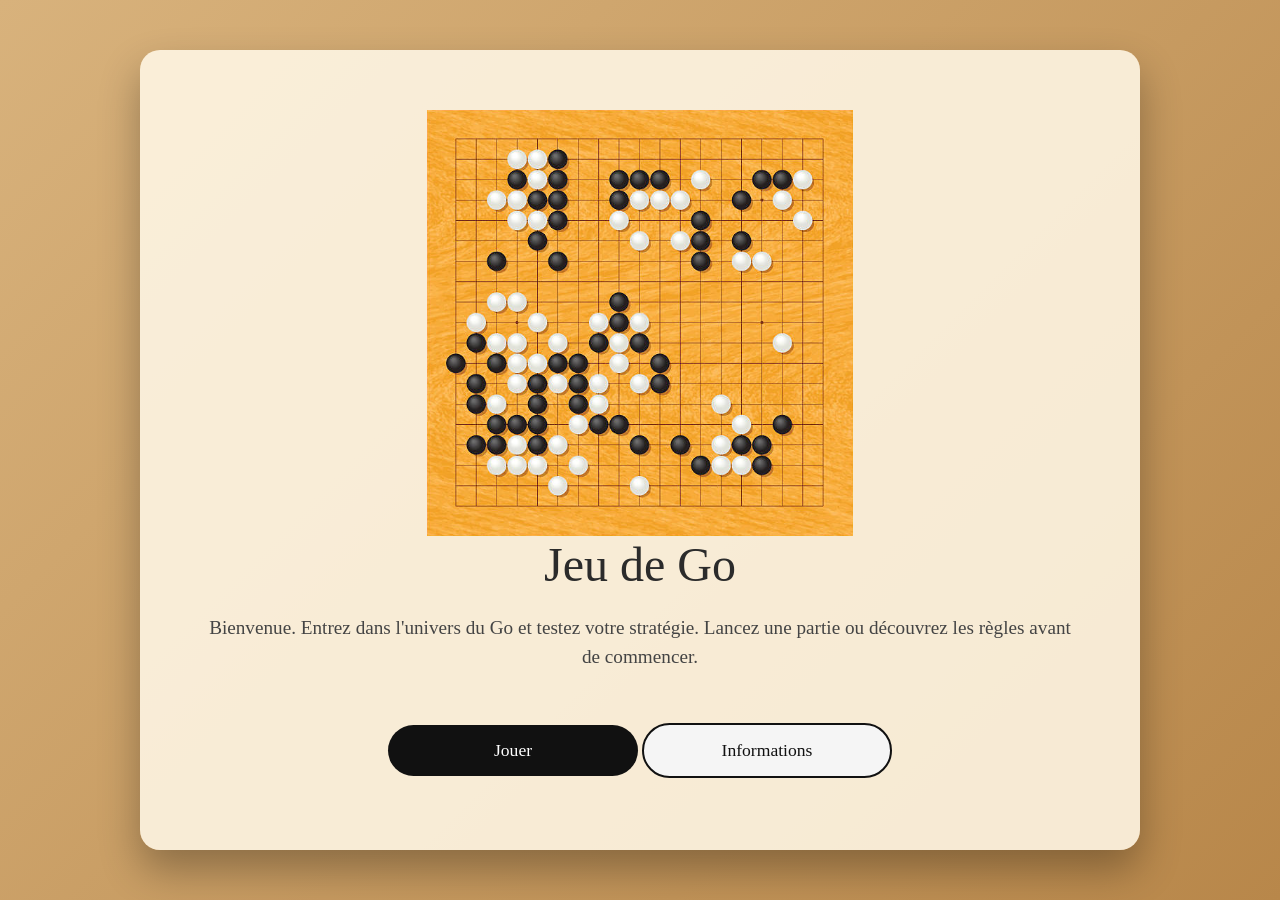
<file: index.html>
<!DOCTYPE html>
<html lang="fr">
<head>
    <meta charset="UTF-8">
    <meta name="viewport" content="width=device-width, initial-scale=1.0">
    <title>Projet Jeu de Go</title>
    <!-- Bootstrap -->
    <link href="https://cdn.jsdelivr.net/npm/bootstrap@5.3.8/dist/css/bootstrap.min.css" rel="stylesheet">
    <link rel="stylesheet" href="style.css">
</head>
<body>
    <div class="home-container">
        <img src="images/table go .png" alt="go board">
        
        <h1 class="home-title">Jeu de Go</h1>

        <p class="home-text">
            Bienvenue. Entrez dans l'univers du Go et testez votre stratégie.
            Lancez une partie ou découvrez les règles avant de commencer.
        </p>

        <a href="game.html" class="go-btn play-btn">Jouer</a>

        <a href="Informations.html" class="go-btn informations-btn">Informations</a>

    </div>
</body>
</html>
</file>
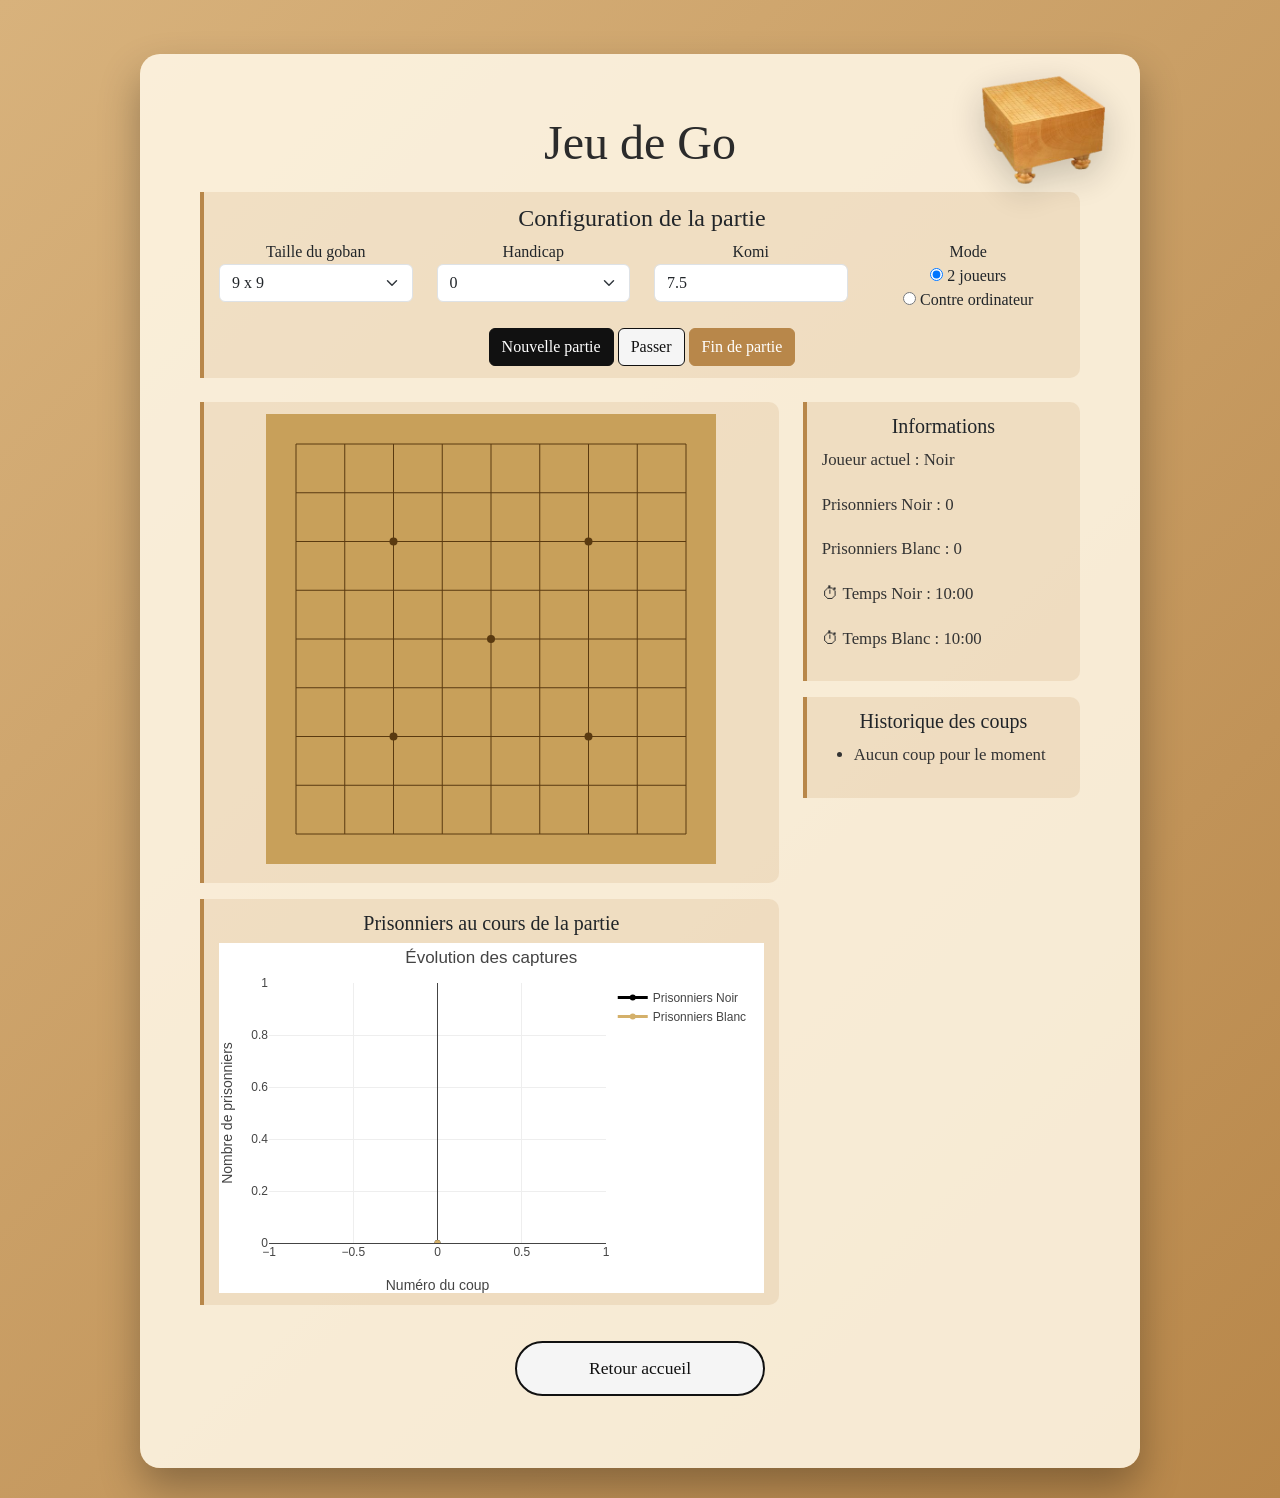
<file: game.html>
<!DOCTYPE html>
<html lang="fr">
<head>
    <meta charset="UTF-8">
    <meta name="viewport" content="width=device-width, initial-scale=1.0">
    <title>Jeu - Go</title>
    <link href="https://cdn.jsdelivr.net/npm/bootstrap@5.3.8/dist/css/bootstrap.min.css" rel="stylesheet">
    <link rel="stylesheet" href="style.css">
    <!-- Plotly pour le graphique des prisonniers -->
    <script src="https://cdn.plot.ly/plotly-latest.min.js"></script>
</head>
<body>
    <div class="page-container mt-4">
        <img src="images/goban.png" alt="Goban" class="corner-goban">
        <h1 class="page-title">Jeu de Go</h1>

        <!-- Configuration -->
        <div class="info-box mb-4">
            <h4>Configuration de la partie</h4>

            <div class="row">

                <div class="col-md-3">
                    <label>Taille du goban</label>
                    <select class="form-select" id="tailleGoban">
                        <option value="9">9 x 9</option>
                        <option value="13">13 x 13</option>
                        <option value="19">19 x 19</option>
                    </select>
                </div>

                <div class="col-md-3">
                    <label>Handicap</label>
                    <select class="form-select" id="handicap">
                        <option>0</option>
                        <option>2</option>
                        <option>3</option>
                        <option>4</option>
                    </select>
                </div>

                <div class="col-md-3">
                    <label>Komi</label>
                    <input type="number" class="form-control" id="komi" value="7.5" step="0.5">
                </div>

                <div class="col-md-3">
                    <label>Mode</label>
                    <div>
                        <input type="radio" name="mode" value="2joueurs" checked> 2 joueurs
                    </div>
                    <div>
                        <input type="radio" name="mode" value="ordinateur"> Contre ordinateur
                    </div>
                    <div id="choixIA" class="choix-ia">
                        <select class="form-select" id="niveauIA">
                            <option value="aleatoire">IA aléatoire</option>
                            <option value="intelligent">IA intelligente</option>
                        </select>
                    </div>
                </div>

            </div>

            <div class="mt-3">
                <button class="btn btn-success" id="btnNouvelle">Nouvelle partie</button>
                <button class="btn btn-secondary" id="btnPasser">Passer</button>
                <button class="btn btn-danger" id="btnFin">Fin de partie</button>
            </div>

        </div>

        <!-- Zone plateau -->
        <div class="row">

            <div class="col-md-8">
                <div class="info-box text-center">
                    <canvas id="goban"></canvas>
                </div>
                <!-- Graphique des prisonniers -->
                <div class="info-box mt-3">
                    <h5>Prisonniers au cours de la partie</h5>
                    <div id="graphique"></div>
                </div>
            </div>

            <div class="col-md-4">
                <div class="info-box mb-3">
                    <h5>Informations</h5>
                    <p>Joueur actuel : <span id="joueurActuel">Noir</span></p>
                    <p>Prisonniers Noir : <span id="prisonniersNoir">0</span></p>
                    <p>Prisonniers Blanc : <span id="prisonniersBlanc">0</span></p>
                    <p>⏱ Temps Noir : <span id="tempsNoir">10:00</span></p>
                    <p>⏱ Temps Blanc : <span id="tempsBlanc">10:00</span></p>
                </div>

                <div class="info-box">
                    <h5>Historique des coups</h5>
                    <ul id="historique">
                        <li>Aucun coup pour le moment</li>
                    </ul>
                </div>
            </div>

        </div>

        <div class="btn-row mt-4">
            <a href="index.html" class="go-btn informations-btn">Retour accueil</a>
        </div>

    </div>
    <script src="game.js"></script>
</body>
</html>
</file>
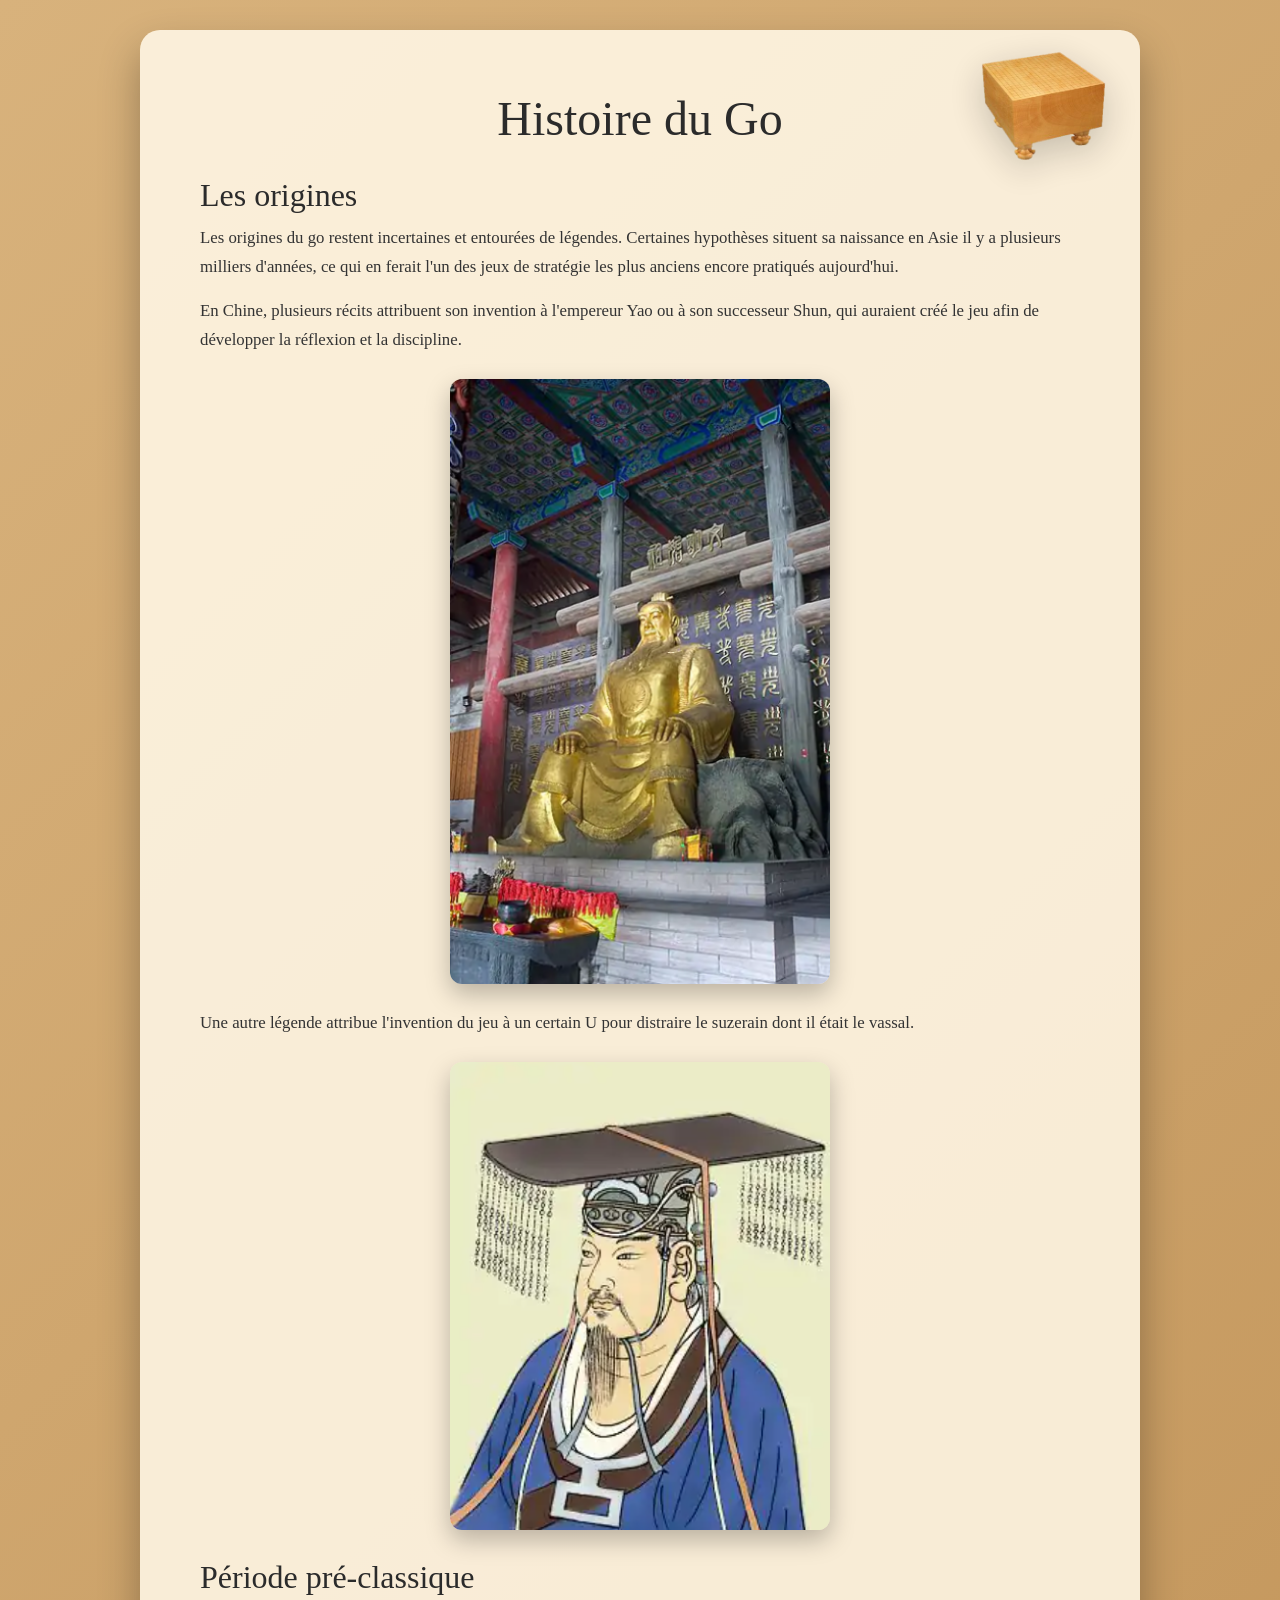
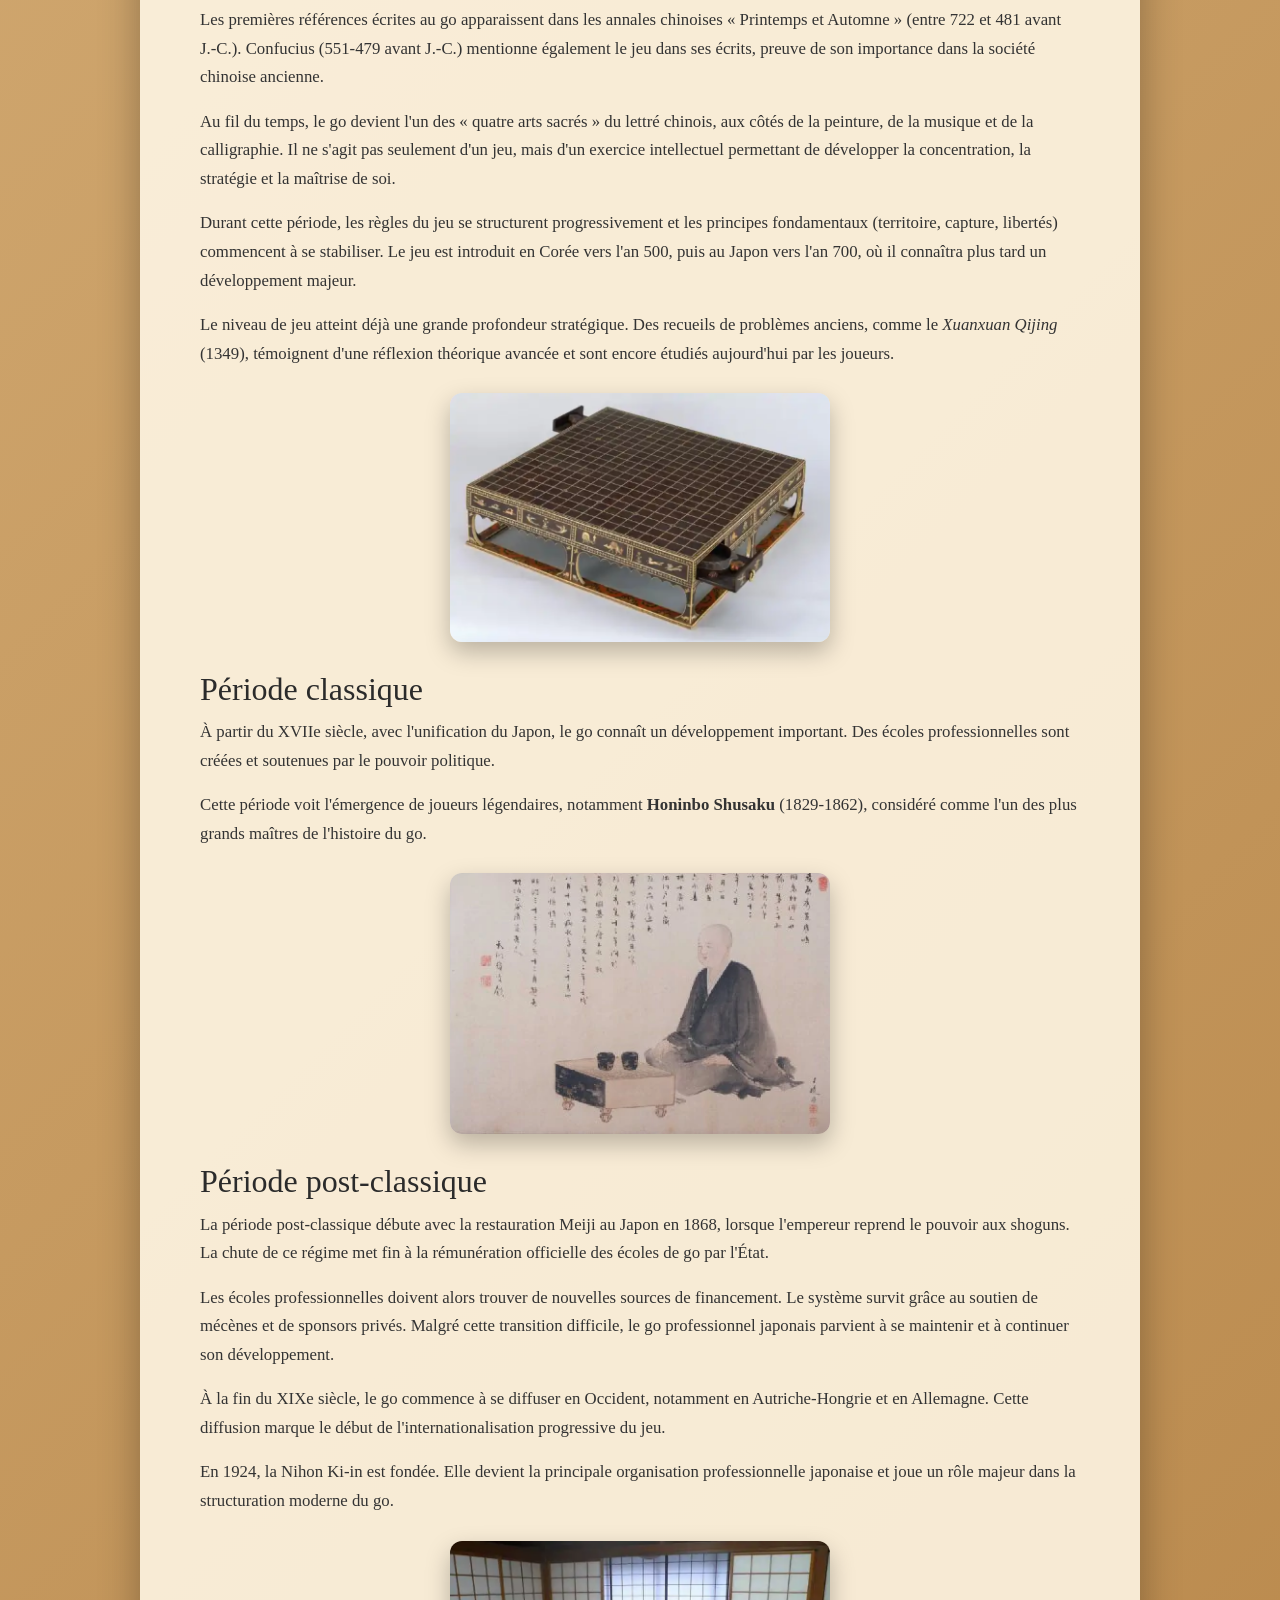
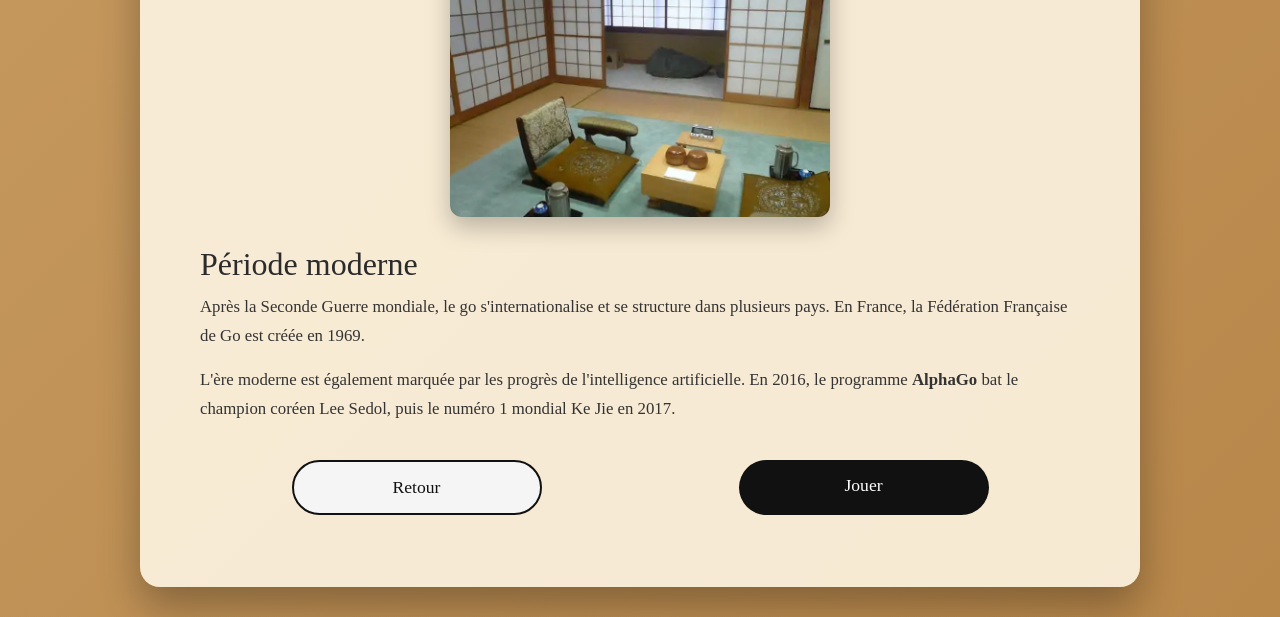
<file: histoire.html>
<!DOCTYPE html>
<html lang="fr">
<head>
    <meta charset="UTF-8">
    <meta name="viewport" content="width=device-width, initial-scale=1.0">
    <title>Histoire du Go</title>
    <link href="https://cdn.jsdelivr.net/npm/bootstrap@5.3.8/dist/css/bootstrap.min.css" rel="stylesheet">
    <link rel="stylesheet" href="style.css">
</head>

<body class="histoire-page">
    <div class="page-container">
        <img src="images/goban.png" alt="Goban" class="corner-goban">
        <h1 class="page-title">Histoire du Go</h1>

        <section>
            <h2>Les origines</h2>
            <p>
                Les origines du go restent incertaines et entourées de légendes. Certaines hypothèses situent sa naissance en Asie il y a plusieurs milliers d'années, ce qui en ferait l'un des jeux de stratégie les plus anciens encore pratiqués aujourd'hui.
            </p>
            <p>
                En Chine, plusieurs récits attribuent son invention à l'empereur Yao ou à son successeur Shun, qui auraient créé le jeu afin de développer la réflexion et la discipline.
            </p>
            <img src="images/empereur yao.png" alt="empereur Yao" class="histoire-img">
            <p>Une autre légende attribue l'invention du jeu à un certain U pour distraire le suzerain dont il était le vassal.</p>
            <img src="images/empereur Shun.png" alt="empereur Shun" class="histoire-img">
        </section>

        <section>
            <h2>Période pré-classique</h2>
            <p>
                Les premières références écrites au go apparaissent dans les annales chinoises « Printemps et Automne » (entre 722 et 481 avant J.-C.). Confucius (551-479 avant J.-C.) mentionne également le jeu dans ses écrits, preuve de son importance dans la société chinoise ancienne.
            </p>
            <p>
                Au fil du temps, le go devient l'un des « quatre arts sacrés » du lettré chinois, aux côtés de la peinture, de la musique et de la calligraphie. Il ne s'agit pas seulement d'un jeu, mais d'un exercice intellectuel permettant de développer la concentration, la stratégie et la maîtrise de soi.
            </p>
            <p>
                Durant cette période, les règles du jeu se structurent progressivement et les principes fondamentaux (territoire, capture, libertés) commencent à se stabiliser. Le jeu est introduit en Corée vers l'an 500, puis au Japon vers l'an 700, où il connaîtra plus tard un développement majeur.
            </p>
            <p>
                Le niveau de jeu atteint déjà une grande profondeur stratégique. Des recueils de problèmes anciens, comme le <em>Xuanxuan Qijing</em> (1349), témoignent d'une réflexion théorique avancée et sont encore étudiés aujourd'hui par les joueurs.
            </p>
            <img src="images/le plus vieux goban au Japon.png" alt="le plus vieux goban au Japon" class="histoire-img">
        </section>

        <section>
            <h2>Période classique</h2>
            <p>
                À partir du XVIIe siècle, avec l'unification du Japon, le go connaît un développement important. Des écoles professionnelles sont créées et soutenues par le pouvoir politique.
            </p>
            <p>
                Cette période voit l'émergence de joueurs légendaires, notamment <strong>Honinbo Shusaku</strong> (1829-1862), considéré comme l'un des plus grands maîtres de l'histoire du go.
            </p>
            <img src="images/Honinbo Shusaku.png" alt="Honinbo Shusaku" class="histoire-img">
        </section>

        <section>
            <h2>Période post-classique</h2>
            <p>
                La période post-classique débute avec la restauration Meiji au Japon en 1868, lorsque l'empereur reprend le pouvoir aux shoguns. La chute de ce régime met fin à la rémunération officielle des écoles de go par l'État.
            </p>
            <p>
                Les écoles professionnelles doivent alors trouver de nouvelles sources de financement. Le système survit grâce au soutien de mécènes et de sponsors privés. Malgré cette transition difficile, le go professionnel japonais parvient à se maintenir et à continuer son développement.
            </p>
            <p>
                À la fin du XIXe siècle, le go commence à se diffuser en Occident, notamment en Autriche-Hongrie et en Allemagne. Cette diffusion marque le début de l'internationalisation progressive du jeu.
            </p>
            <p>
                En 1924, la Nihon Ki-in est fondée. Elle devient la principale organisation professionnelle japonaise et joue un rôle majeur dans la structuration moderne du go.
            </p>
            <img src="images/Salle de jeu de haut niveau à la Nihon Ki-in.png" alt="Salle de jeu de haut niveau à la Nihon Ki-in" class="histoire-img">
        </section>

        <section>
            <h2>Période moderne</h2>
            <p>
                Après la Seconde Guerre mondiale, le go s'internationalise et se structure dans plusieurs pays. En France, la Fédération Française de Go est créée en 1969.
            </p>
            <p>
                L'ère moderne est également marquée par les progrès de l'intelligence artificielle. En 2016, le programme <strong>AlphaGo</strong> bat le champion coréen Lee Sedol, puis le numéro 1 mondial Ke Jie en 2017.
            </p>
        </section>

        <div class="btn-row">
            <a href="Informations.html" class="go-btn informations-btn">Retour</a>
            <a href="game.html" class="go-btn play-btn">Jouer</a>
        </div>

    </div>
</body>
</html>
</file>
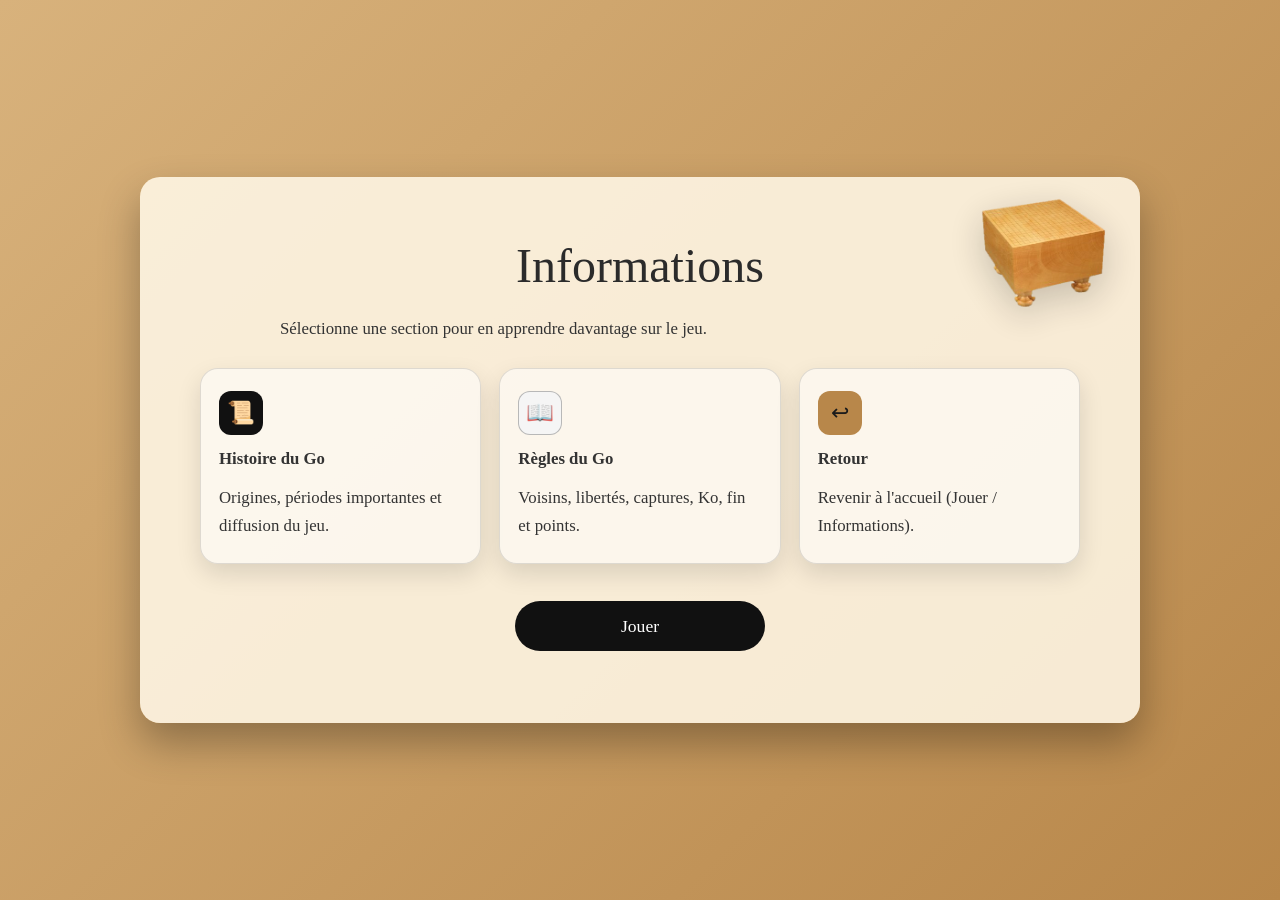
<file: Informations.html>
<!DOCTYPE html>
<html lang="fr">
<head>
    <meta charset="UTF-8">
    <meta name="viewport" content="width=device-width, initial-scale=1.0">
    <title>Informations - Jeu de Go</title>
    <link href="https://cdn.jsdelivr.net/npm/bootstrap@5.3.8/dist/css/bootstrap.min.css" rel="stylesheet">
    <link rel="stylesheet" href="style.css">
</head>

<body>
    <div class="page-container">
        <img src="images/goban.png" alt="Goban" class="corner-goban">
        <h1 class="page-title">Informations</h1>

        <p class="menu-subtitle">
            Sélectionne une section pour en apprendre davantage sur le jeu.
        </p>

        <div class="menu-grid">
            <a class="menu-card" href="histoire.html">
                <div class="menu-icon icon-black">📜</div>
                <p class="menu-title">Histoire du Go</p>
                <p class="menu-text">Origines, périodes importantes et diffusion du jeu.</p>
            </a>

            <a class="menu-card" href="regles.html">
                <div class="menu-icon icon-white">📖</div>
                <p class="menu-title">Règles du Go</p>
                <p class="menu-text">Voisins, libertés, captures, Ko, fin et points.</p>
            </a>

            <a class="menu-card" href="index.html">
                <div class="menu-icon icon-wood">↩</div>
                <p class="menu-title">Retour</p>
                <p class="menu-text">Revenir à l'accueil (Jouer / Informations).</p>
            </a>
        </div>

        <div class="btn-row">
            <a href="game.html" class="go-btn play-btn">Jouer</a>
        </div>
    </div>
</body>
</html>
</file>
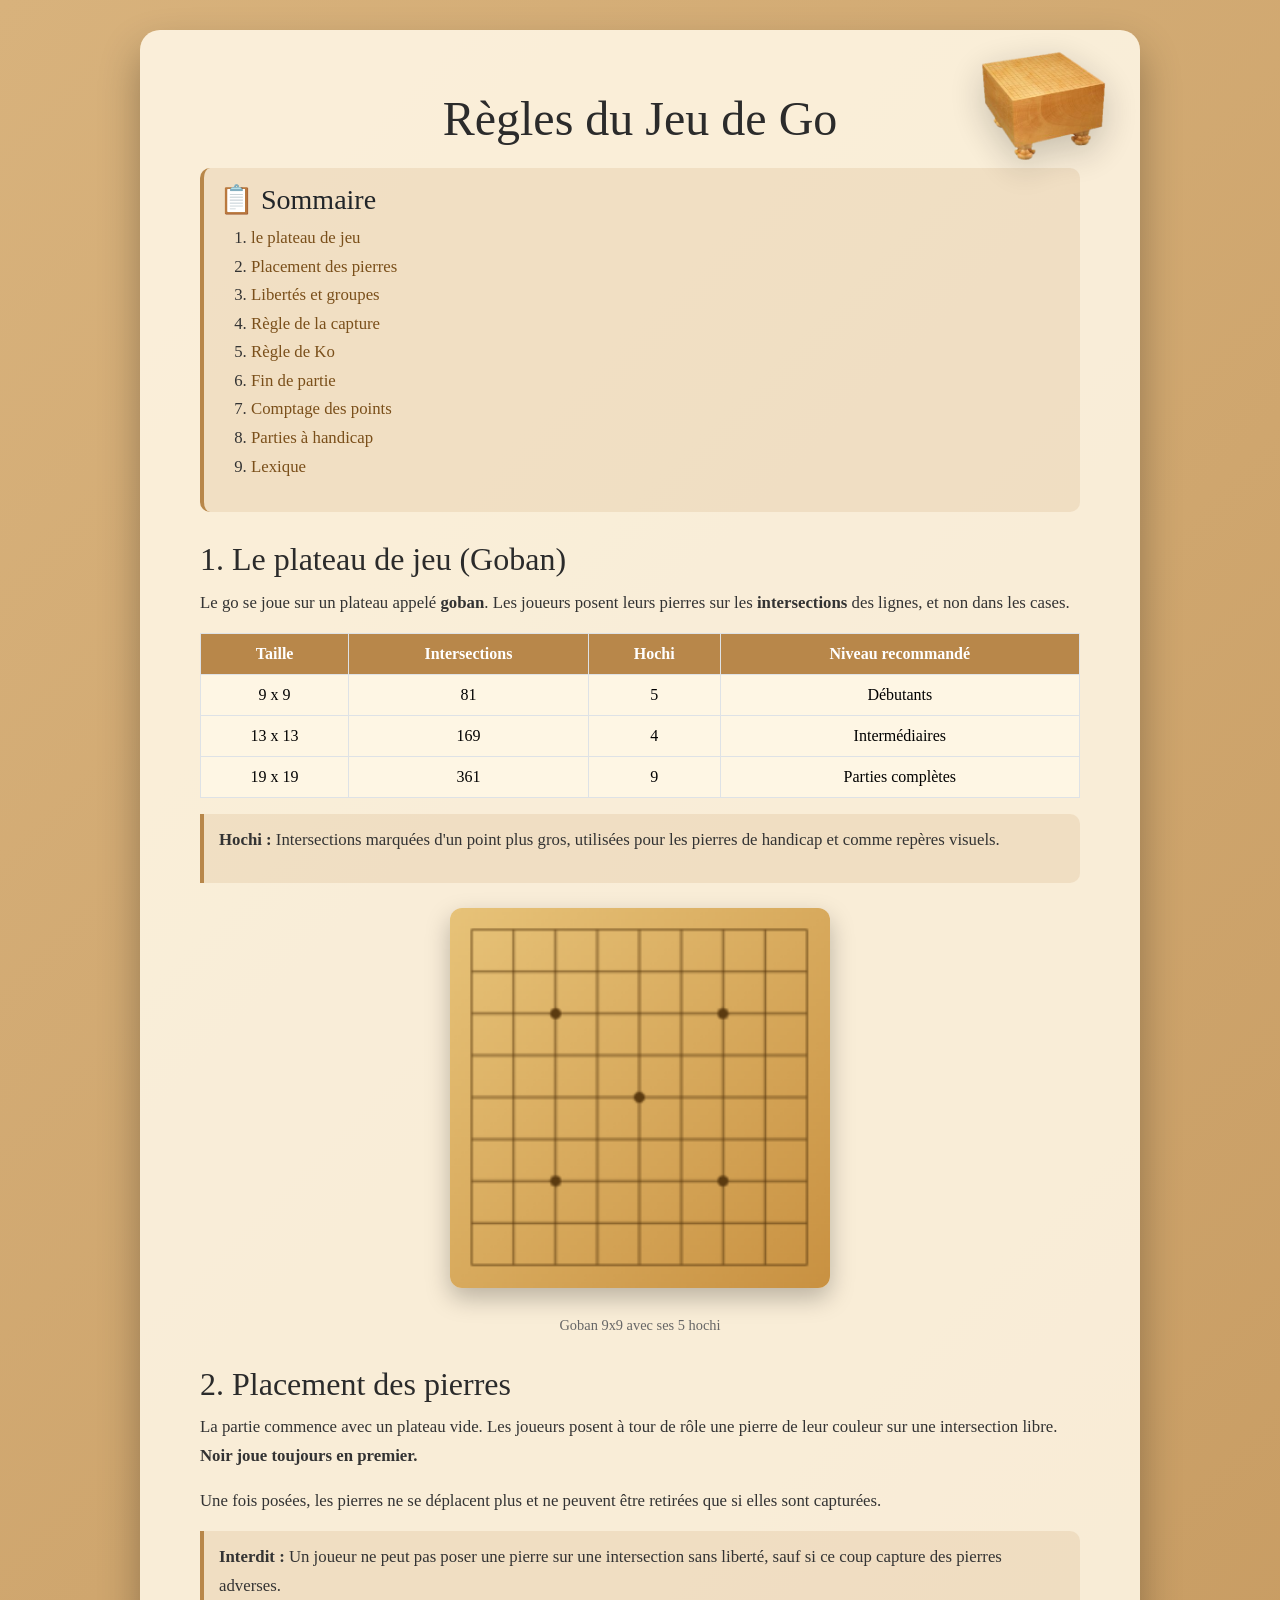
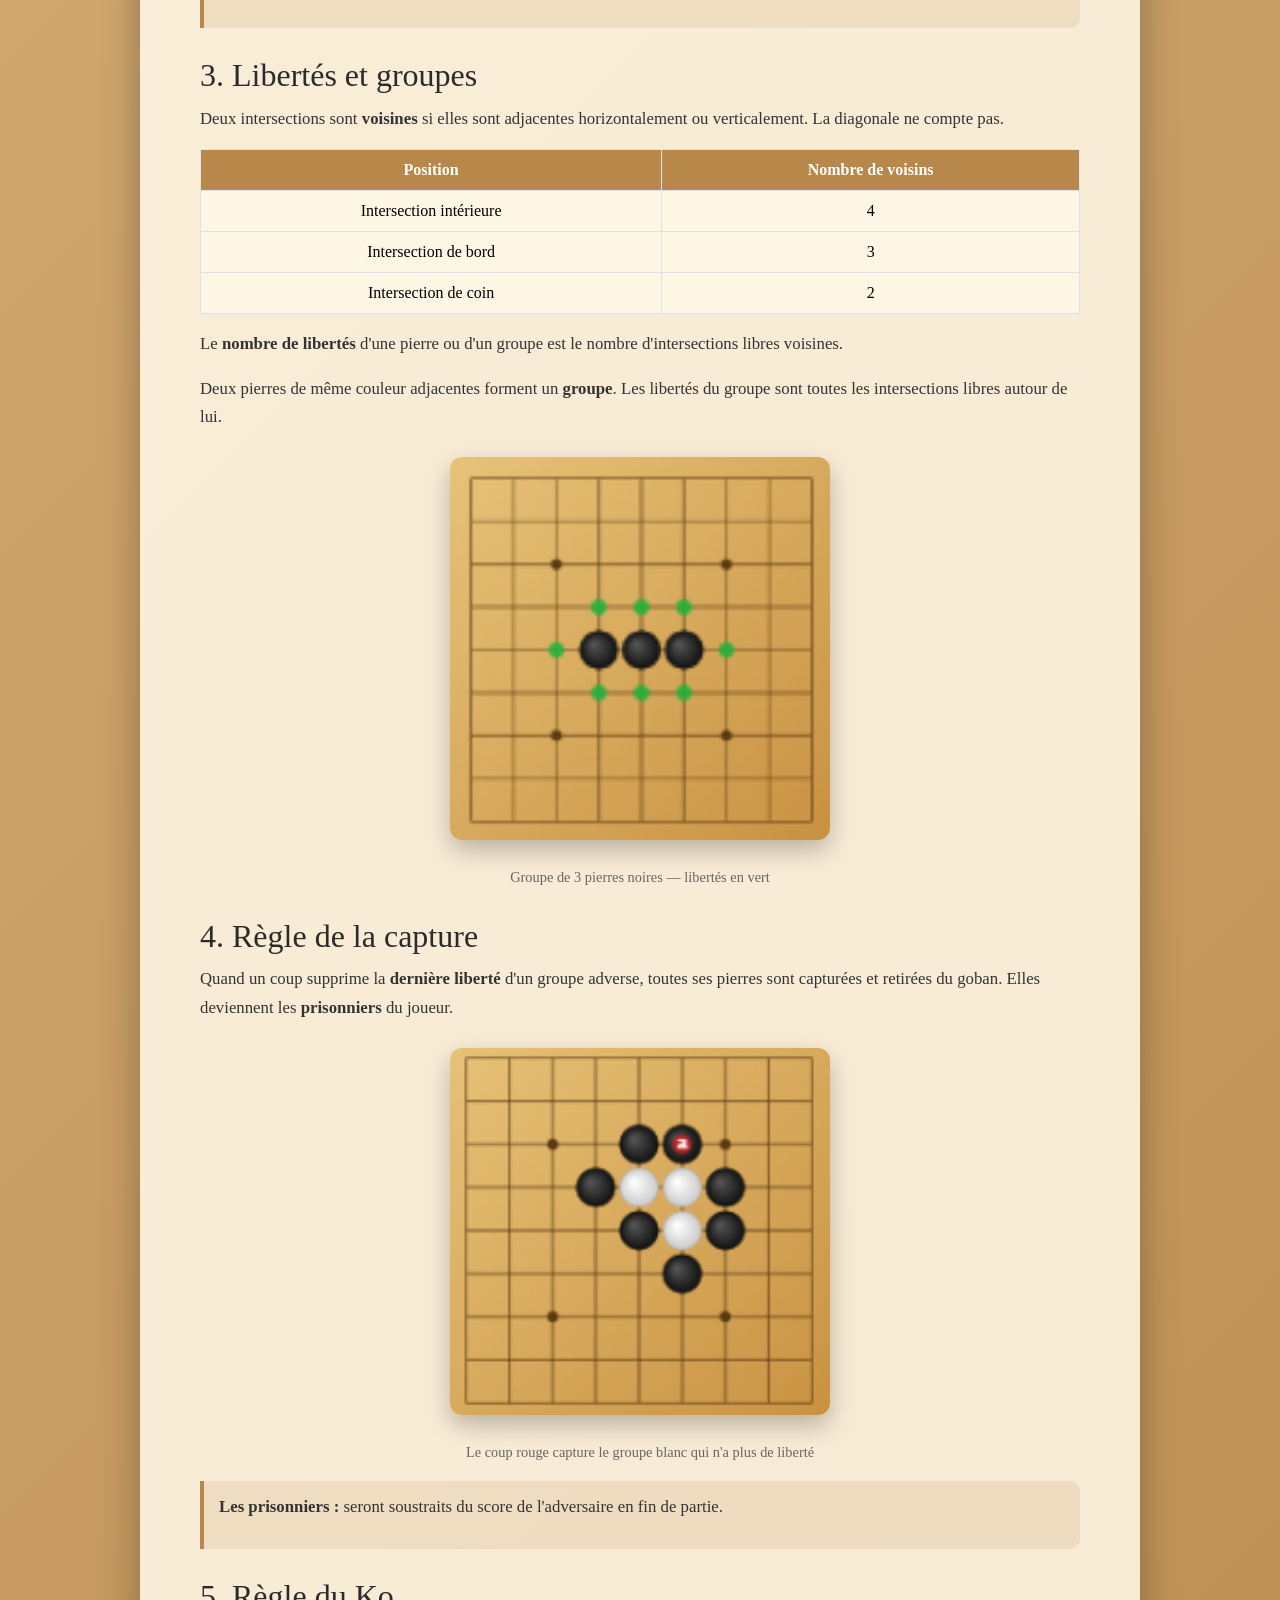
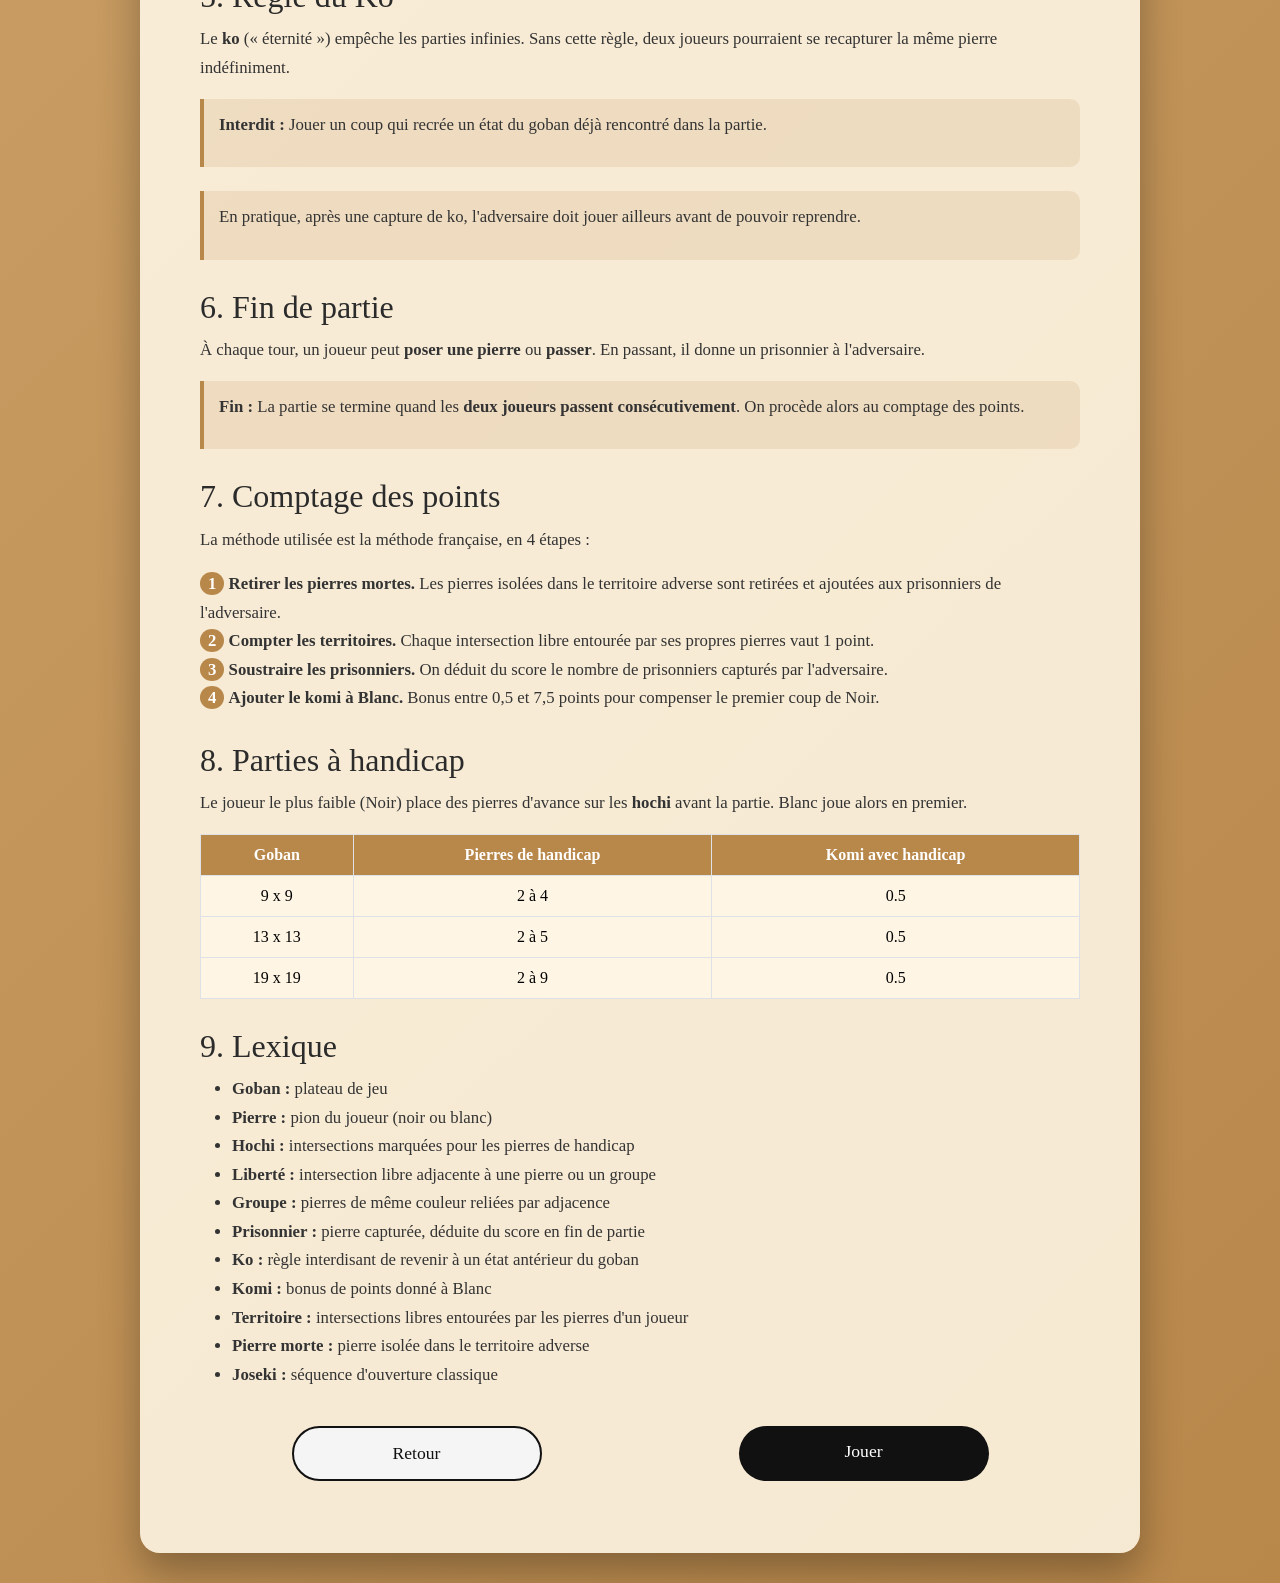
<file: regles.html>
<!DOCTYPE html>
<html lang="fr">
<head>
    <meta charset="UTF-8">
    <meta name="viewport" content="width=device-width, initial-scale=1.0">
    <title>Règles du Go</title>
    <link href="https://cdn.jsdelivr.net/npm/bootstrap@5.3.8/dist/css/bootstrap.min.css" rel="stylesheet">
    <link rel="stylesheet" href="style.css">
</head>
<body>
    <div class="page-container">
        <img src="images/goban.png" alt="Goban" class="corner-goban">
        <h1 class="page-title">Règles du Jeu de Go</h1>
        <div class="sommaire">
            <h3>📋 Sommaire</h3>
            <ol>
                <li><a href="#plateau">le plateau de jeu</a></li>
                <li><a href="#placement">Placement des pierres</a></li>
                <li><a href="#libertes">Libertés et groupes</a></li>
                <li><a href="#capture">Règle de la capture</a></li>
                <li><a href="#ko">Règle de Ko</a></li>
                <li><a href="#fin">Fin de partie</a></li>
                <li><a href="#comptage">Comptage des points</a></li>
                <li><a href="#handicap">Parties à handicap</a></li>
                <li><a href="#lexique">Lexique</a></li>
            </ol>
        </div>    
        <h2 id="plateau">1. Le plateau de jeu (Goban)</h2>
        <p>Le go se joue sur un plateau appelé <strong>goban</strong>. Les joueurs posent leurs pierres sur les <strong>intersections</strong> des lignes, et non dans les cases.</p>
        <table class="table table-bordered">
            <thead>
                <tr>
                    <th>Taille</th>
                    <th>Intersections</th>
                    <th>Hochi</th>
                    <th>Niveau recommandé</th>
                </tr>
            </thead>
            <tbody>
                <tr>
                    <td>9 x 9</td>
                    <td>81</td>
                    <td>5</td>
                    <td>Débutants</td>
                </tr>
                <tr>
                   <td>13 x 13</td>
                    <td>169</td>
                    <td>4</td>
                    <td>Intermédiaires</td> 
                </tr>
                <tr>
                   <td>19 x 19</td>
                    <td>361</td>
                    <td>9</td>
                    <td>Parties complètes</td> 
                </tr>
            </tbody>
        </table>
        <div class="info-box">
            <p><strong>Hochi :</strong> Intersections marquées d'un point plus gros, utilisées pour les pierres de handicap et comme repères visuels.</p>
        </div>
        <img src="images/regles/goban 9x9.png" alt="Goban 9x9 avec ses 5 hochi" class="histoire-img">
        <p class="description-img">Goban 9x9 avec ses 5 hochi</p> 

        <h2 id="placement">2. Placement des pierres</h2>
        <p>La partie commence avec un plateau vide. Les joueurs posent à tour de rôle une pierre de leur couleur sur une intersection libre. <strong>Noir joue toujours en premier.</strong></p>
        <p>Une fois posées, les pierres ne se déplacent plus et ne peuvent être retirées que si elles sont capturées.</p>
        <div class="info-box"><p><strong>Interdit :</strong> Un joueur ne peut pas poser une pierre sur une intersection sans liberté, sauf si ce coup capture des pierres adverses.</p></div>

        <h2 id="libertes">3. Libertés et groupes</h2>
        <p>Deux intersections sont <strong>voisines</strong> si elles sont adjacentes horizontalement ou verticalement. La diagonale ne compte pas.</p>
        <table class="table table-bordered">
            <thead>
                <tr>
                    <th>Position</th>
                    <th>Nombre de voisins</th>
                </tr>
            </thead>
            <tbody>
                <tr>
                    <td>Intersection intérieure</td>
                    <td>4</td>
                </tr>
                <tr>
                    <td>Intersection de bord</td>
                    <td>3</td>
                </tr>
                <tr>
                    <td>Intersection de coin</td>
                    <td>2</td>
                </tr>
            </tbody>
        </table>
        <p>Le <strong>nombre de libertés</strong> d'une pierre ou d'un groupe est le nombre d'intersections libres voisines.</p>
        <p>Deux pierres de même couleur adjacentes forment un <strong>groupe</strong>. Les libertés du groupe sont toutes les intersections libres autour de lui.</p>
        <img src="images/regles/grp 3 pieres.png" alt="Groupe de 3 pierres noires" class="histoire-img">
        <p class="description-img">Groupe de 3 pierres noires — libertés en vert</p>

        <h2 id="capture">4. Règle de la capture</h2>
        <p>Quand un coup supprime la <strong>dernière liberté</strong> d'un groupe adverse, toutes ses pierres sont capturées et retirées du goban. Elles deviennent les <strong>prisonniers</strong> du joueur.</p>
        <img src="images/regles/regle 4.png" alt="Le coup rouge capture le groupe blanc qui n'a plus de liberté" class="histoire-img">
        <p class="description-img">Le coup rouge capture le groupe blanc qui n'a plus de liberté</p> 
        <div class="info-box"><p><strong>Les prisonniers : </strong> seront soustraits du score de l'adversaire en fin de partie.</p></div>

        <h2 id="ko">5. Règle du Ko</h2>
        <p>Le <strong>ko</strong> (« éternité ») empêche les parties infinies. Sans cette règle, deux joueurs pourraient se recapturer la même pierre indéfiniment.</p>
        <div class="info-box">
            <p><strong>Interdit :</strong> Jouer un coup qui recrée un état du goban déjà rencontré dans la partie.</p>
        </div><br>
        <div class="info-box"><p>En pratique, après une capture de ko, l'adversaire doit jouer ailleurs avant de pouvoir reprendre.</p></div>

        <h2 id="fin">6. Fin de partie</h2>
        <p>À chaque tour, un joueur peut <strong>poser une pierre</strong> ou <strong>passer</strong>. En passant, il donne un prisonnier à l'adversaire.</p>
        <div class="info-box"><p><strong>Fin :</strong> La partie se termine quand les <strong>deux joueurs passent consécutivement</strong>. On procède alors au comptage des points.</p></div>

        <h2 id="comptage">7. Comptage des points</h2>
        <p>La méthode utilisée est la méthode française, en 4 étapes :</p>
        <ol class="etapes">
            <li><span class="num">1</span> <strong>Retirer les pierres mortes.</strong> Les pierres isolées dans le territoire adverse sont retirées et ajoutées aux prisonniers de l'adversaire.</li>
            <li><span class="num">2</span> <strong>Compter les territoires.</strong> Chaque intersection libre entourée par ses propres pierres vaut 1 point.</li>
            <li><span class="num">3</span> <strong>Soustraire les prisonniers.</strong> On déduit du score le nombre de prisonniers capturés par l'adversaire.</li>
            <li><span class="num">4</span> <strong>Ajouter le komi à Blanc.</strong> Bonus entre 0,5 et 7,5 points pour compenser le premier coup de Noir.</li>
        </ol>

        <h2 id="handicap">8. Parties à handicap</h2>
        <p>Le joueur le plus faible (Noir) place des pierres d'avance sur les <strong>hochi</strong> avant la partie. Blanc joue alors en premier.</p>
        <table class="table table-bordered">
            <thead>
                <tr>
                    <th>Goban</th>
                    <th>Pierres de handicap</th>
                    <th>Komi avec handicap</th>
                </tr>
            </thead>
            <tbody>
                <tr>
                    <td>9 x 9</td>
                    <td>2 à 4</td>
                    <td>0.5</td>
                </tr>
                <tr>
                    <td>13 x 13</td>
                    <td>2 à 5</td>
                    <td>0.5</td>
                </tr>
                <tr>
                    <td>19 x 19</td>
                    <td>2 à 9</td>
                    <td>0.5</td>
                </tr>
            </tbody>
        </table>

        <h2 id="lexique">9. Lexique</h2>
        <ul>
            <li><strong>Goban :</strong> plateau de jeu</li>
            <li><strong>Pierre :</strong> pion du joueur (noir ou blanc)</li>
            <li><strong>Hochi :</strong> intersections marquées pour les pierres de handicap</li>
            <li><strong>Liberté :</strong> intersection libre adjacente à une pierre ou un groupe</li>
            <li><strong>Groupe :</strong> pierres de même couleur reliées par adjacence</li>
            <li><strong>Prisonnier :</strong> pierre capturée, déduite du score en fin de partie</li>
            <li><strong>Ko :</strong> règle interdisant de revenir à un état antérieur du goban</li>
            <li><strong>Komi :</strong> bonus de points donné à Blanc</li>
            <li><strong>Territoire :</strong> intersections libres entourées par les pierres d'un joueur</li>
            <li><strong>Pierre morte :</strong> pierre isolée dans le territoire adverse</li>
            <li><strong>Joseki :</strong> séquence d'ouverture classique</li>
        </ul>

        <div class="btn-row">
            <a href="Informations.html" class="go-btn informations-btn">Retour</a>
            <a href="game.html" class="go-btn play-btn">Jouer</a>
        </div>
    </div>
</body>
</html>
</file>
<file: style.css>
/* --- Style global --- */

body {
    margin: 0;
    min-height: 100vh;
    background: linear-gradient(135deg, #d8b27c, #b8874a);
    font-family: "Georgia", serif;
    display: flex;
    justify-content: center;
    align-items: center;
    padding: 30px 0;
}

/* --- Conteneurs principaux --- */

.home-container,
.page-container {
    width: min(1000px, 92vw);
    background-color: rgba(255, 248, 230, 0.88);
    padding: 60px;
    border-radius: 20px;
    box-shadow: 0 20px 40px rgba(0, 0, 0, 0.3);
    text-align: center;
    position: relative;
}

/* --- Image goban en haut à droite --- */

.corner-goban {
    position: absolute;
    top: 16px;
    right: 16px;
    width: 160px;
    height: auto;
    opacity: 0.9;
    filter: drop-shadow(0 10px 18px rgba(0,0,0,0.22));
}

/* --- Titres --- */

.home-title,
.page-title {
    font-size: 3rem;
    color: #2b2b2b;
    margin-bottom: 20px;
    text-align: center;
}

/* --- Texte d'accueil --- */

.home-text {
    font-size: 1.2rem;
    color: #444;
    margin-bottom: 40px;
    text-align: center;
}

/* --- Textes des pages internes --- */

.page-container p,
.page-container li {
    color: #333;
    line-height: 1.7;
    font-size: 1.05rem;
    text-align: left;
}

.page-container h2 {
    margin-top: 28px;
    margin-bottom: 10px;
    color: #2b2b2b;
    text-align: left;
}

/* --- Boutons --- */

.go-btn {
    display: inline-block;
    width: 250px;
    margin: 12px auto;
    padding: 12px;
    font-size: 1.1rem;
    border-radius: 30px;
    border: none;
    cursor: pointer;
    text-decoration: none;
    text-align: center;
    transition: 0.25s ease;
}

/* Bouton noir */
.play-btn {
    background-color: #111111;
    color: white;
}

.play-btn:hover {
    background-color: #333;
    transform: translateY(-2px);
}

/* Bouton blanc */
.informations-btn {
    background-color: #f5f5f5;
    color: #111;
    border: 2px solid #111;
}

.informations-btn:hover {
    background-color: #e0e0e0;
    transform: translateY(-2px);
}

/* Ligne de boutons centrée */
.btn-row {
    display: flex;
    justify-content: center;
    gap: 14px;
    flex-wrap: wrap;
    margin-top: 25px;
}

/* --- Page informations --- */

/* Texte sous le titre */
.menu-subtitle {
    max-width: 720px;
    margin: 0 auto 25px auto;
    color: #444;
    font-size: 1.15rem;
    text-align: center;
}

/* Grille de cartes */
.menu-grid {
    display: grid;
    grid-template-columns: repeat(3, minmax(180px, 1fr));
    gap: 18px;
    margin-top: 20px;
}

/* Carte individuelle */
.menu-card {
    background: rgba(255, 255, 255, 0.55);
    border: 1px solid rgba(0, 0, 0, 0.12);
    border-radius: 18px;
    padding: 22px 18px;
    text-decoration: none;
    color: #222;
    box-shadow: 0 10px 25px rgba(0, 0, 0, 0.12);
    transition: 0.25s ease;
    display: flex;
    flex-direction: column;
    align-items: flex-start;
    gap: 10px;
    min-height: 140px;
}

.menu-card:hover {
    transform: translateY(-4px);
    box-shadow: 0 18px 35px rgba(0, 0, 0, 0.18);
}

/* Icône de la carte */
.menu-icon {
    width: 44px;
    height: 44px;
    border-radius: 12px;
    display: grid;
    place-items: center;
    font-size: 1.4rem;
}

.icon-black {
    background: #111;
    color: #fff;
}

.icon-white {
    background: #f5f5f5;
    color: #111;
    border: 1px solid rgba(0, 0, 0, 0.25);
}

.icon-wood {
    background: #b8874a;
    color: #1b1b1b;
}

/* Titre et texte de la carte */
.menu-title {
    font-size: 1.15rem;
    font-weight: 700;
    margin: 0;
}

.menu-text {
    margin: 0;
    color: #444;
    line-height: 1.5;
    font-size: 0.98rem;
}

/* --- Page histoire --- */

/* Images */
.histoire-img {
    display: block;
    margin: 25px auto;
    max-width: 380px;
    width: 100%;
    height: auto;
    border-radius: 12px;
    box-shadow: 0 10px 25px rgba(0, 0, 0, 0.25);
}

/* --- Page règles --- */

/* Sommaire */
.sommaire {
    background-color: rgba(184, 135, 74, 0.15);
    border-radius: 10px;
    padding: 15px;
    border-left: 4px solid #b8874a;
    text-align: left;
}

.sommaire a {
    color: #7a4f1a;
    text-decoration: none;
}

.sommaire a:hover {
    text-decoration: underline;
}

/* Tableaux */
.table thead tr th {
    background-color: #b8874a !important;
    color: white !important;
}

.table tbody tr td {
    background-color: rgba(255, 248, 230, 0.88) !important;
}

.page-container p strong {
    font-weight: bold;
}

/* Boîte d'information */
.info-box {
    background-color: rgba(184, 135, 74, 0.15);
    border-left: 4px solid #b8874a;
    padding: 12px 15px;
    border-radius: 0 10px 10px 0;
}

/* Description sous les images */
.description-img {
    text-align: center !important;
    color: #666 !important;
    font-size: 0.9rem !important;
}

/* Numéros de la liste comptage */
.num {
    background: #b8874a;
    color: white;
    border-radius: 50%;
    padding: 2px 8px;
    font-weight: bold;
}

.etapes {
    list-style: none;
    padding: 0;
}

/* --- Page jeu --- */

/* Bouton nouvelle partie */
.btn-success {
    background-color: #111 !important;
    border-color: #111 !important;
    color: white !important;
}

/* Bouton passer */
.btn-secondary {
    background-color: #f5f5f5 !important;
    border-color: #111 !important;
    color: #111 !important;
}

/* Bouton fin de partie */
.btn-danger {
    background-color: #b8874a !important;
    border-color: #b8874a !important;
    color: white !important;
}

/* Menu choix IA caché par défaut */
.choix-ia {
    display: none;
    margin-top: 5px;
}

/* --- Responsive --- */

@media (max-width: 850px) {
    .menu-grid {
        grid-template-columns: 1fr;
    }
}

@media (max-width: 600px) {
    .home-container,
    .page-container {
        padding: 35px 22px;
    }

    .home-title,
    .page-title {
        font-size: 2.2rem;
    }

    .go-btn {
        width: 100%;
        max-width: 320px;
    }
}
</file>
